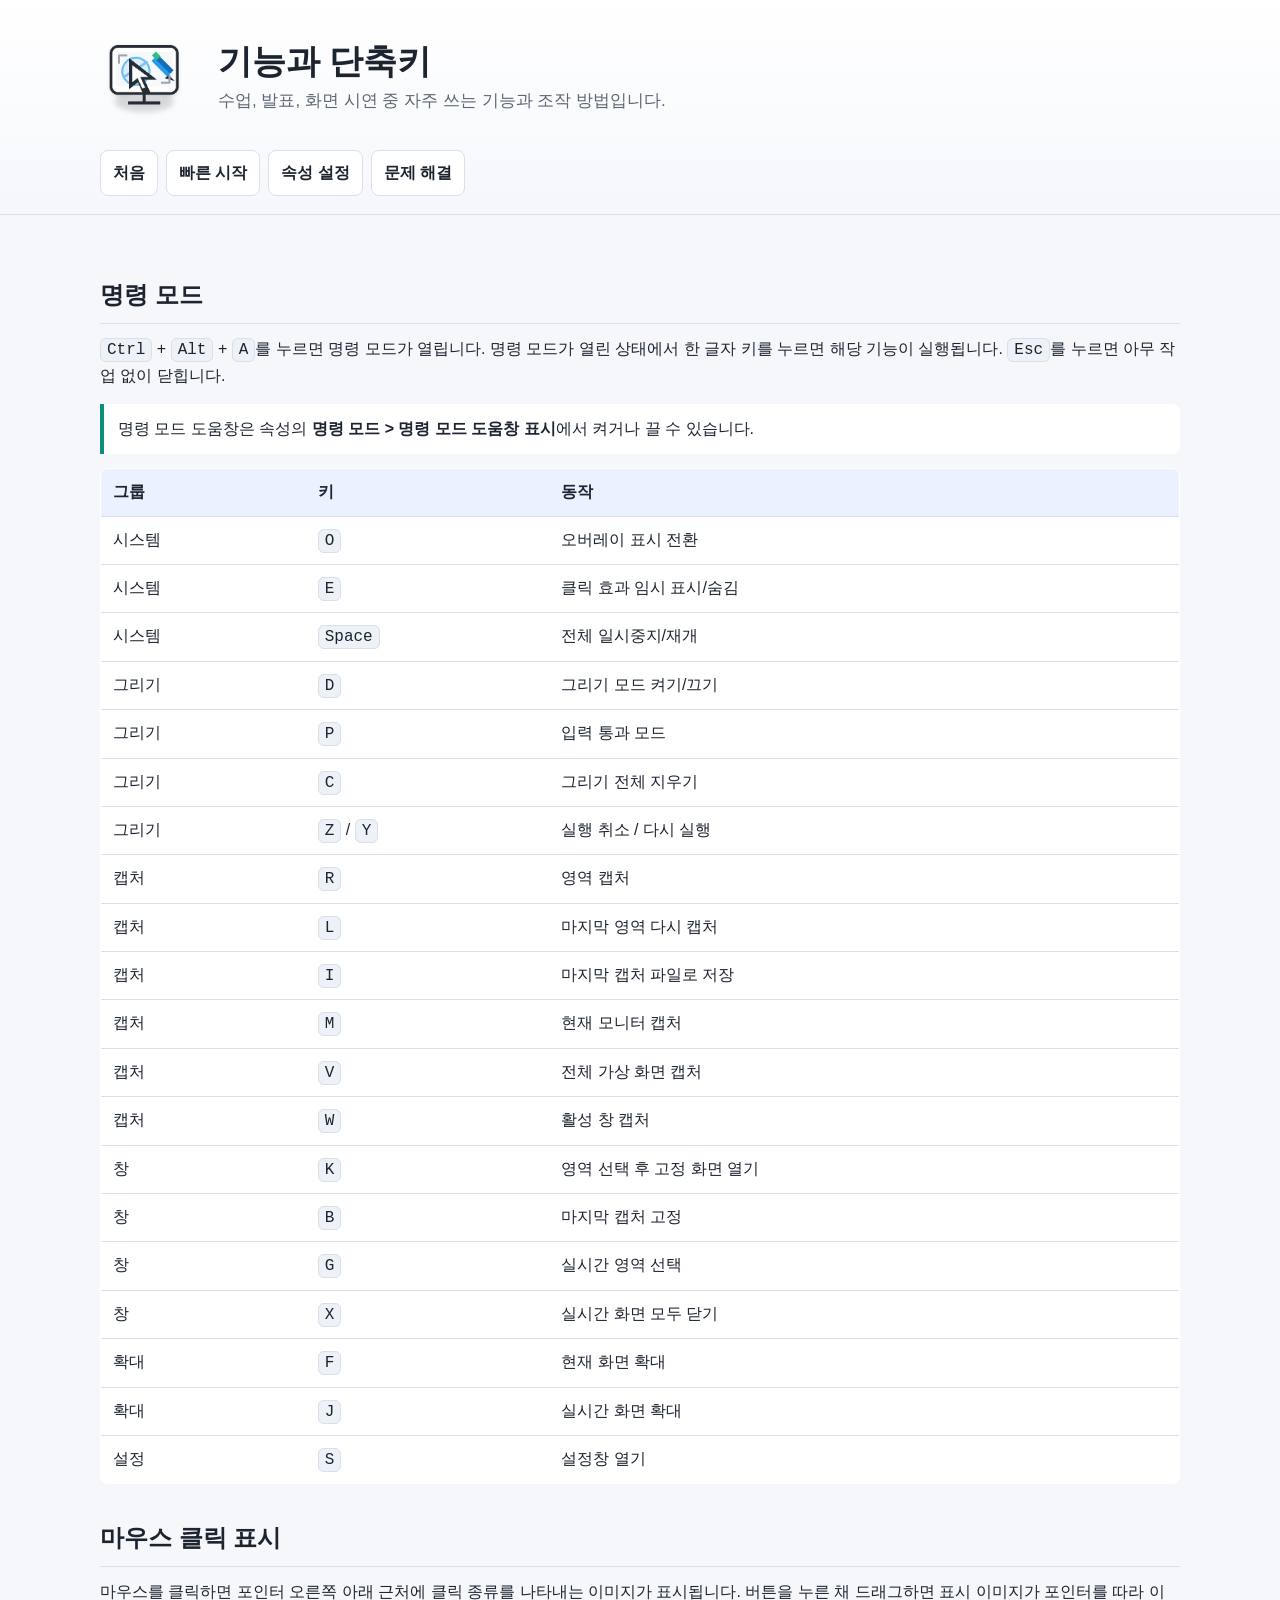
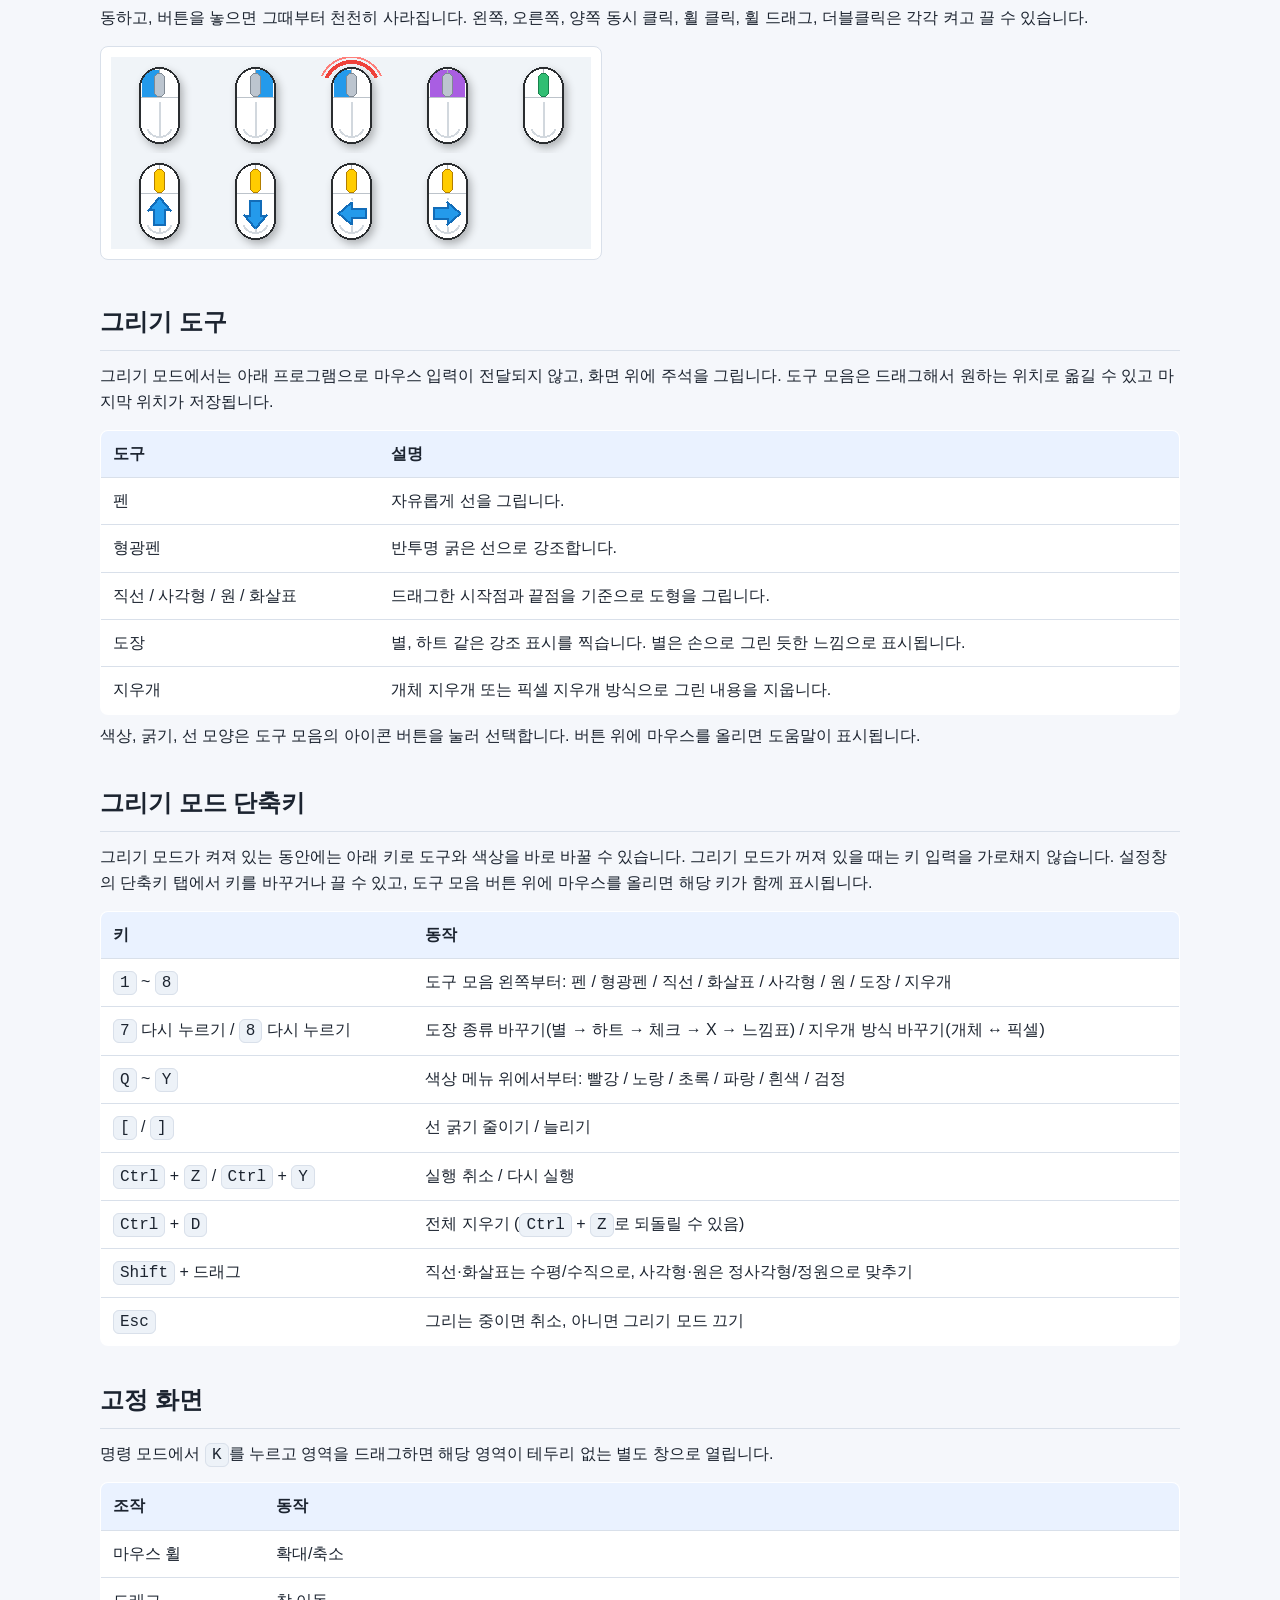
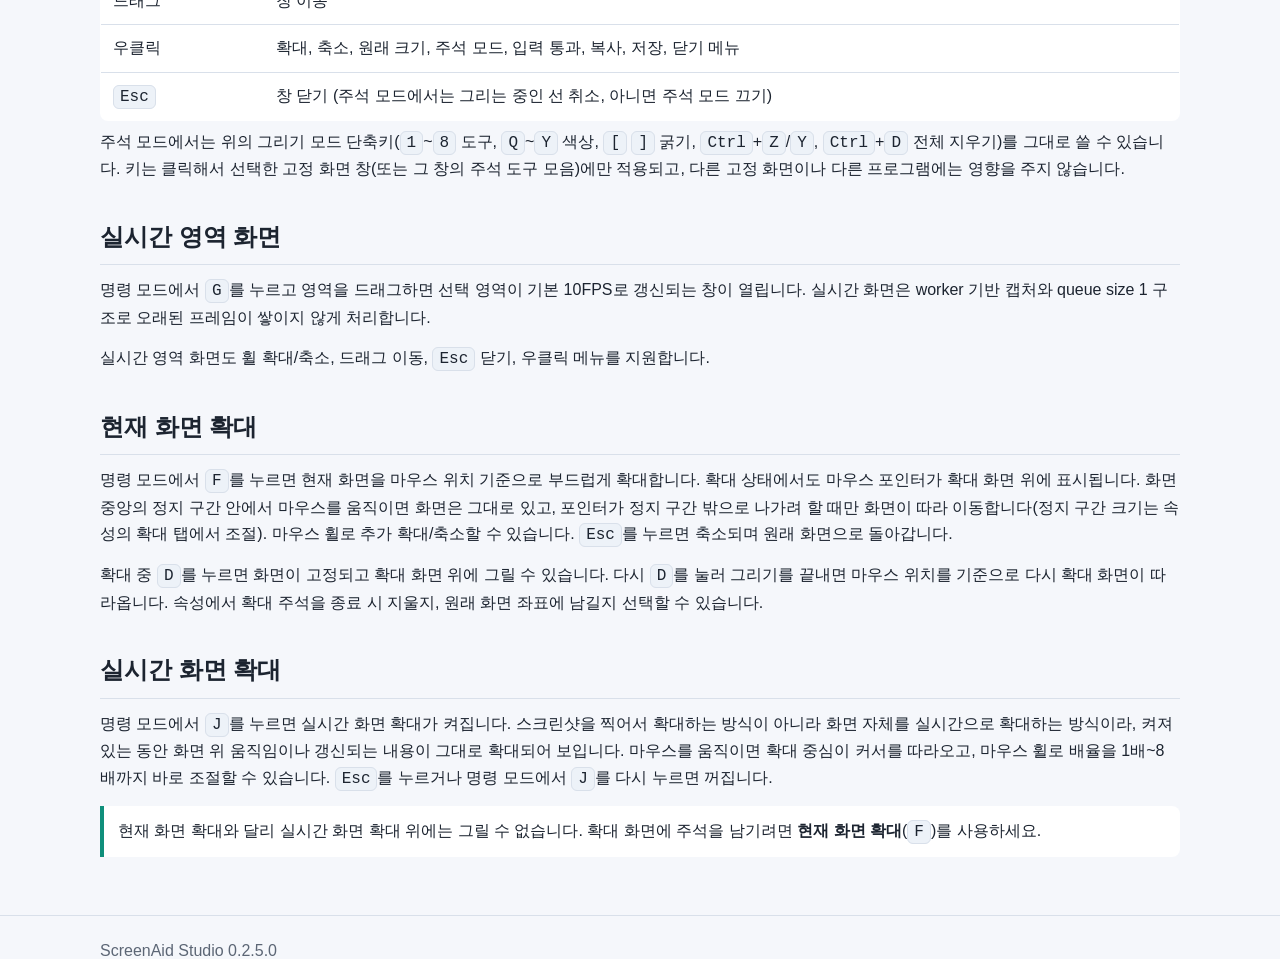
<file: docs/manual_features_shortcuts.html>
<!doctype html>
<html lang="ko">
<head>
  <meta charset="utf-8">
  <meta name="viewport" content="width=device-width, initial-scale=1">
  <title>기능과 단축키 - ScreenAid Studio</title>
  <link rel="stylesheet" href="manual.css">
</head>
<body>
  <header><div class="shell"><div class="hero"><img src="../resources/tray_icon_preview.png" alt="ScreenAid Studio 아이콘"><div><h1>기능과 단축키</h1><p class="lead">수업, 발표, 화면 시연 중 자주 쓰는 기능과 조작 방법입니다.</p></div></div><nav><a href="user_manual.html">처음</a><a href="manual_quick_start.html">빠른 시작</a><a href="manual_settings.html">속성 설정</a><a href="manual_troubleshooting.html">문제 해결</a></nav></div></header>
  <main class="shell">
    <h2>명령 모드</h2>
    <p><kbd>Ctrl</kbd> + <kbd>Alt</kbd> + <kbd>A</kbd>를 누르면 명령 모드가 열립니다. 명령 모드가 열린 상태에서 한 글자 키를 누르면 해당 기능이 실행됩니다. <kbd>Esc</kbd>를 누르면 아무 작업 없이 닫힙니다.</p>
    <p class="note">명령 모드 도움창은 속성의 <strong>명령 모드 &gt; 명령 모드 도움창 표시</strong>에서 켜거나 끌 수 있습니다.</p>

    <table>
      <thead><tr><th>그룹</th><th>키</th><th>동작</th></tr></thead>
      <tbody>
        <tr><td>시스템</td><td><kbd>O</kbd></td><td>오버레이 표시 전환</td></tr>
        <tr><td>시스템</td><td><kbd>E</kbd></td><td>클릭 효과 임시 표시/숨김</td></tr>
        <tr><td>시스템</td><td><kbd>Space</kbd></td><td>전체 일시중지/재개</td></tr>
        <tr><td>그리기</td><td><kbd>D</kbd></td><td>그리기 모드 켜기/끄기</td></tr>
        <tr><td>그리기</td><td><kbd>P</kbd></td><td>입력 통과 모드</td></tr>
        <tr><td>그리기</td><td><kbd>C</kbd></td><td>그리기 전체 지우기</td></tr>
        <tr><td>그리기</td><td><kbd>Z</kbd> / <kbd>Y</kbd></td><td>실행 취소 / 다시 실행</td></tr>
        <tr><td>캡처</td><td><kbd>R</kbd></td><td>영역 캡처</td></tr>
        <tr><td>캡처</td><td><kbd>L</kbd></td><td>마지막 영역 다시 캡처</td></tr>
        <tr><td>캡처</td><td><kbd>I</kbd></td><td>마지막 캡처 파일로 저장</td></tr>
        <tr><td>캡처</td><td><kbd>M</kbd></td><td>현재 모니터 캡처</td></tr>
        <tr><td>캡처</td><td><kbd>V</kbd></td><td>전체 가상 화면 캡처</td></tr>
        <tr><td>캡처</td><td><kbd>W</kbd></td><td>활성 창 캡처</td></tr>
        <tr><td>창</td><td><kbd>K</kbd></td><td>영역 선택 후 고정 화면 열기</td></tr>
        <tr><td>창</td><td><kbd>B</kbd></td><td>마지막 캡처 고정</td></tr>
        <tr><td>창</td><td><kbd>G</kbd></td><td>실시간 영역 선택</td></tr>
        <tr><td>창</td><td><kbd>X</kbd></td><td>실시간 화면 모두 닫기</td></tr>
        <tr><td>확대</td><td><kbd>F</kbd></td><td>현재 화면 확대</td></tr>
        <tr><td>확대</td><td><kbd>J</kbd></td><td>실시간 화면 확대</td></tr>
        <tr><td>설정</td><td><kbd>S</kbd></td><td>설정창 열기</td></tr>
      </tbody>
    </table>

    <h2>마우스 클릭 표시</h2>
    <p>마우스를 클릭하면 포인터 오른쪽 아래 근처에 클릭 종류를 나타내는 이미지가 표시됩니다. 버튼을 누른 채 드래그하면 표시 이미지가 포인터를 따라 이동하고, 버튼을 놓으면 그때부터 천천히 사라집니다. 왼쪽, 오른쪽, 양쪽 동시 클릭, 휠 클릭, 휠 드래그, 더블클릭은 각각 켜고 끌 수 있습니다.</p>
    <p><img class="preview" src="../resources/click_indicators/preview.png" alt="클릭 표시 이미지 미리보기"></p>

    <h2>그리기 도구</h2>
    <p>그리기 모드에서는 아래 프로그램으로 마우스 입력이 전달되지 않고, 화면 위에 주석을 그립니다. 도구 모음은 드래그해서 원하는 위치로 옮길 수 있고 마지막 위치가 저장됩니다.</p>
    <table>
      <thead><tr><th>도구</th><th>설명</th></tr></thead>
      <tbody>
        <tr><td>펜</td><td>자유롭게 선을 그립니다.</td></tr>
        <tr><td>형광펜</td><td>반투명 굵은 선으로 강조합니다.</td></tr>
        <tr><td>직선 / 사각형 / 원 / 화살표</td><td>드래그한 시작점과 끝점을 기준으로 도형을 그립니다.</td></tr>
        <tr><td>도장</td><td>별, 하트 같은 강조 표시를 찍습니다. 별은 손으로 그린 듯한 느낌으로 표시됩니다.</td></tr>
        <tr><td>지우개</td><td>개체 지우개 또는 픽셀 지우개 방식으로 그린 내용을 지웁니다.</td></tr>
      </tbody>
    </table>
    <p>색상, 굵기, 선 모양은 도구 모음의 아이콘 버튼을 눌러 선택합니다. 버튼 위에 마우스를 올리면 도움말이 표시됩니다.</p>

    <h2>그리기 모드 단축키</h2>
    <p>그리기 모드가 켜져 있는 동안에는 아래 키로 도구와 색상을 바로 바꿀 수 있습니다. 그리기 모드가 꺼져 있을 때는 키 입력을 가로채지 않습니다. 설정창의 단축키 탭에서 키를 바꾸거나 끌 수 있고, 도구 모음 버튼 위에 마우스를 올리면 해당 키가 함께 표시됩니다.</p>
    <table>
      <thead><tr><th>키</th><th>동작</th></tr></thead>
      <tbody>
        <tr><td><kbd>1</kbd> ~ <kbd>8</kbd></td><td>도구 모음 왼쪽부터: 펜 / 형광펜 / 직선 / 화살표 / 사각형 / 원 / 도장 / 지우개</td></tr>
        <tr><td><kbd>7</kbd> 다시 누르기 / <kbd>8</kbd> 다시 누르기</td><td>도장 종류 바꾸기(별 → 하트 → 체크 → X → 느낌표) / 지우개 방식 바꾸기(개체 ↔ 픽셀)</td></tr>
        <tr><td><kbd>Q</kbd> ~ <kbd>Y</kbd></td><td>색상 메뉴 위에서부터: 빨강 / 노랑 / 초록 / 파랑 / 흰색 / 검정</td></tr>
        <tr><td><kbd>[</kbd> / <kbd>]</kbd></td><td>선 굵기 줄이기 / 늘리기</td></tr>
        <tr><td><kbd>Ctrl</kbd> + <kbd>Z</kbd> / <kbd>Ctrl</kbd> + <kbd>Y</kbd></td><td>실행 취소 / 다시 실행</td></tr>
        <tr><td><kbd>Ctrl</kbd> + <kbd>D</kbd></td><td>전체 지우기 (<kbd>Ctrl</kbd> + <kbd>Z</kbd>로 되돌릴 수 있음)</td></tr>
        <tr><td><kbd>Shift</kbd> + 드래그</td><td>직선·화살표는 수평/수직으로, 사각형·원은 정사각형/정원으로 맞추기</td></tr>
        <tr><td><kbd>Esc</kbd></td><td>그리는 중이면 취소, 아니면 그리기 모드 끄기</td></tr>
      </tbody>
    </table>

    <h2>고정 화면</h2>
    <p>명령 모드에서 <kbd>K</kbd>를 누르고 영역을 드래그하면 해당 영역이 테두리 없는 별도 창으로 열립니다.</p>
    <table>
      <thead><tr><th>조작</th><th>동작</th></tr></thead>
      <tbody>
        <tr><td>마우스 휠</td><td>확대/축소</td></tr>
        <tr><td>드래그</td><td>창 이동</td></tr>
        <tr><td>우클릭</td><td>확대, 축소, 원래 크기, 주석 모드, 입력 통과, 복사, 저장, 닫기 메뉴</td></tr>
        <tr><td><kbd>Esc</kbd></td><td>창 닫기 (주석 모드에서는 그리는 중인 선 취소, 아니면 주석 모드 끄기)</td></tr>
      </tbody>
    </table>
    <p>주석 모드에서는 위의 그리기 모드 단축키(<kbd>1</kbd>~<kbd>8</kbd> 도구, <kbd>Q</kbd>~<kbd>Y</kbd> 색상, <kbd>[</kbd> <kbd>]</kbd> 굵기, <kbd>Ctrl</kbd>+<kbd>Z</kbd>/<kbd>Y</kbd>, <kbd>Ctrl</kbd>+<kbd>D</kbd> 전체 지우기)를 그대로 쓸 수 있습니다. 키는 클릭해서 선택한 고정 화면 창(또는 그 창의 주석 도구 모음)에만 적용되고, 다른 고정 화면이나 다른 프로그램에는 영향을 주지 않습니다.</p>

    <h2>실시간 영역 화면</h2>
    <p>명령 모드에서 <kbd>G</kbd>를 누르고 영역을 드래그하면 선택 영역이 기본 10FPS로 갱신되는 창이 열립니다. 실시간 화면은 worker 기반 캡처와 queue size 1 구조로 오래된 프레임이 쌓이지 않게 처리합니다.</p>
    <p>실시간 영역 화면도 휠 확대/축소, 드래그 이동, <kbd>Esc</kbd> 닫기, 우클릭 메뉴를 지원합니다.</p>

    <h2>현재 화면 확대</h2>
    <p>명령 모드에서 <kbd>F</kbd>를 누르면 현재 화면을 마우스 위치 기준으로 부드럽게 확대합니다. 확대 상태에서도 마우스 포인터가 확대 화면 위에 표시됩니다. 화면 중앙의 정지 구간 안에서 마우스를 움직이면 화면은 그대로 있고, 포인터가 정지 구간 밖으로 나가려 할 때만 화면이 따라 이동합니다(정지 구간 크기는 속성의 확대 탭에서 조절). 마우스 휠로 추가 확대/축소할 수 있습니다. <kbd>Esc</kbd>를 누르면 축소되며 원래 화면으로 돌아갑니다.</p>
    <p>확대 중 <kbd>D</kbd>를 누르면 화면이 고정되고 확대 화면 위에 그릴 수 있습니다. 다시 <kbd>D</kbd>를 눌러 그리기를 끝내면 마우스 위치를 기준으로 다시 확대 화면이 따라옵니다. 속성에서 확대 주석을 종료 시 지울지, 원래 화면 좌표에 남길지 선택할 수 있습니다.</p>

    <h2>실시간 화면 확대</h2>
    <p>명령 모드에서 <kbd>J</kbd>를 누르면 실시간 화면 확대가 켜집니다. 스크린샷을 찍어서 확대하는 방식이 아니라 화면 자체를 실시간으로 확대하는 방식이라, 켜져 있는 동안 화면 위 움직임이나 갱신되는 내용이 그대로 확대되어 보입니다. 마우스를 움직이면 확대 중심이 커서를 따라오고, 마우스 휠로 배율을 1배~8배까지 바로 조절할 수 있습니다. <kbd>Esc</kbd>를 누르거나 명령 모드에서 <kbd>J</kbd>를 다시 누르면 꺼집니다.</p>
    <p class="note">현재 화면 확대와 달리 실시간 화면 확대 위에는 그릴 수 없습니다. 확대 화면에 주석을 남기려면 <strong>현재 화면 확대</strong>(<kbd>F</kbd>)를 사용하세요.</p>
  </main>
  <footer><div class="shell">ScreenAid Studio 0.2.5.0</div></footer>
</body>
</html>
</file>
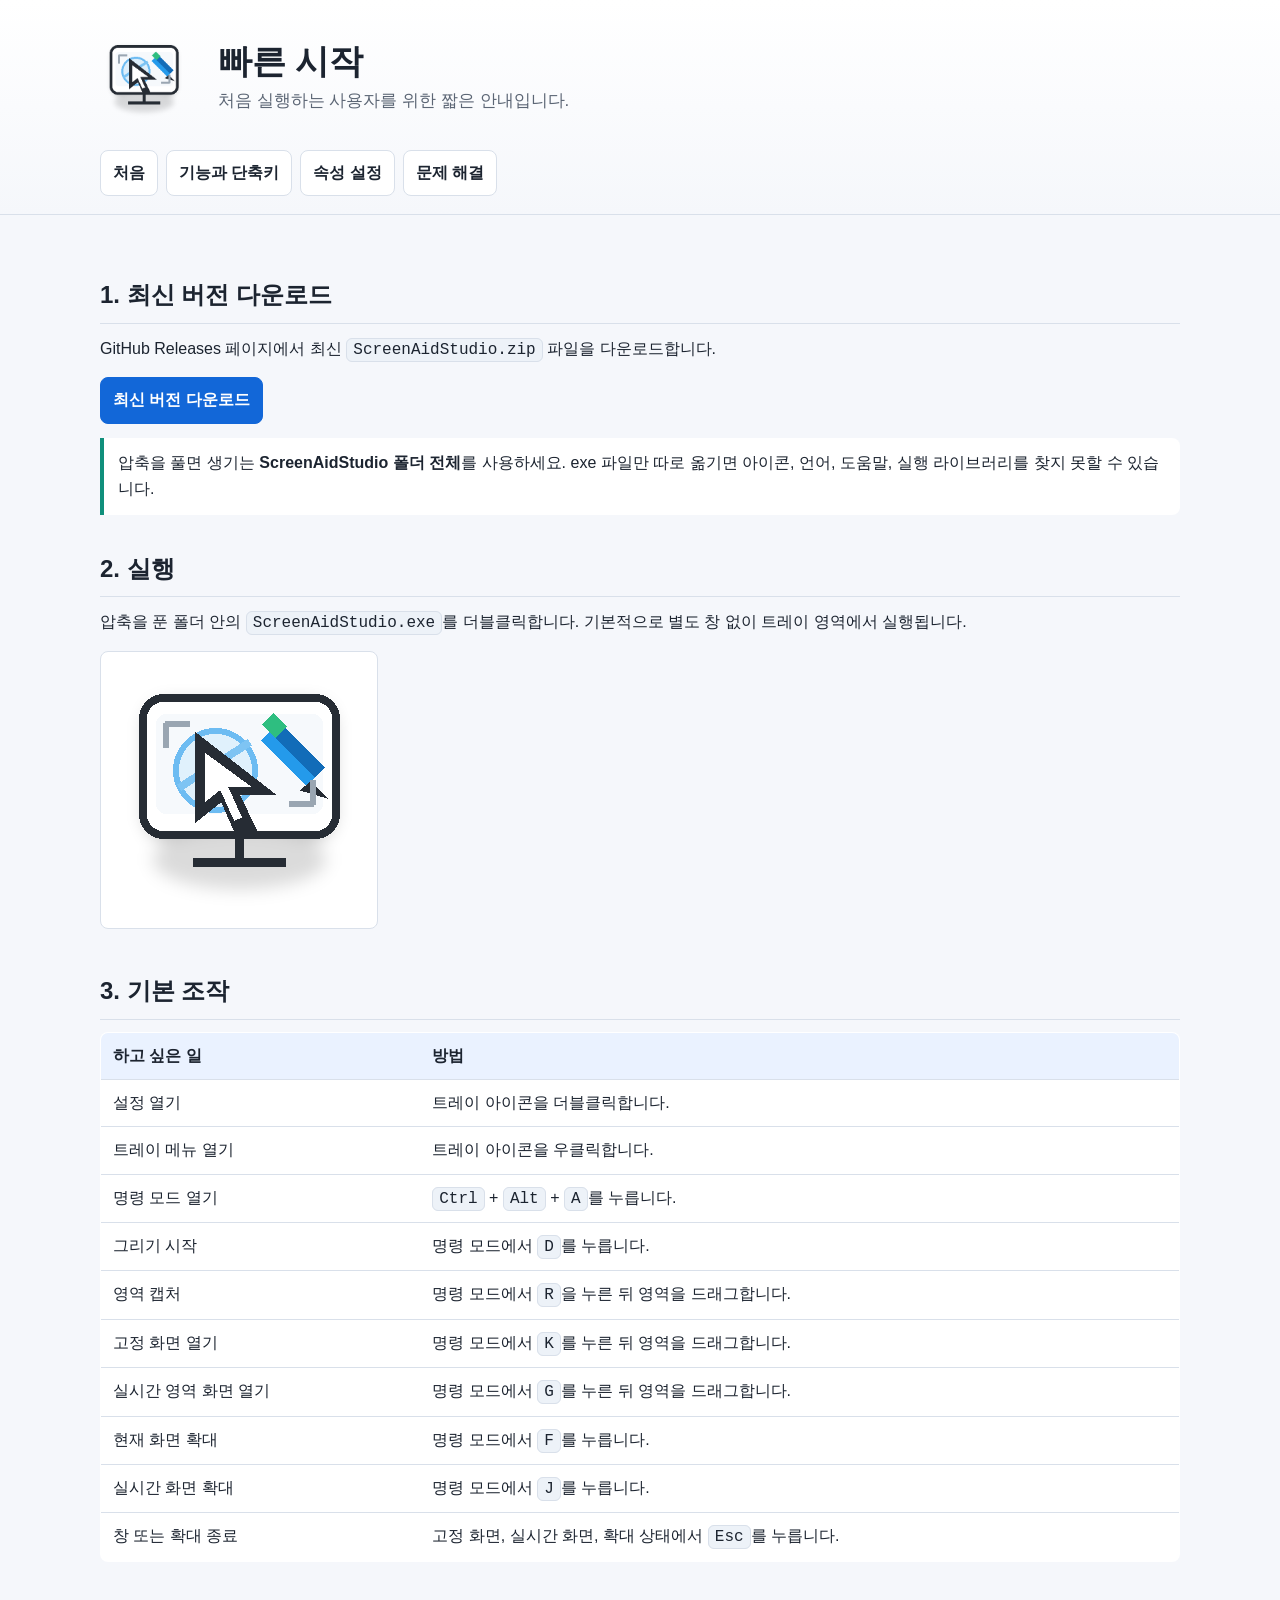
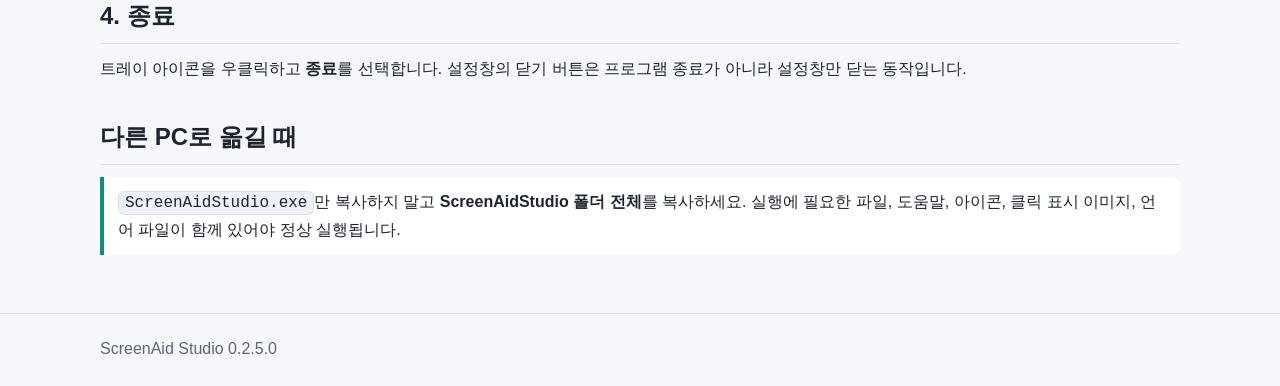
<file: docs/manual_quick_start.html>
<!doctype html>
<html lang="ko">
<head>
  <meta charset="utf-8">
  <meta name="viewport" content="width=device-width, initial-scale=1">
  <title>빠른 시작 - ScreenAid Studio</title>
  <link rel="stylesheet" href="manual.css">
</head>
<body>
  <header><div class="shell"><div class="hero"><img src="../resources/tray_icon_preview.png" alt="ScreenAid Studio 아이콘"><div><h1>빠른 시작</h1><p class="lead">처음 실행하는 사용자를 위한 짧은 안내입니다.</p></div></div><nav><a href="user_manual.html">처음</a><a href="manual_features_shortcuts.html">기능과 단축키</a><a href="manual_settings.html">속성 설정</a><a href="manual_troubleshooting.html">문제 해결</a></nav></div></header>
  <main class="shell">
    <h2>1. 최신 버전 다운로드</h2>
    <p>GitHub Releases 페이지에서 최신 <code>ScreenAidStudio.zip</code> 파일을 다운로드합니다.</p>
    <p><a class="button primary" href="https://github.com/junossam/ScreenAid_Studio/releases">최신 버전 다운로드</a></p>
    <p class="note">압축을 풀면 생기는 <strong>ScreenAidStudio 폴더 전체</strong>를 사용하세요. exe 파일만 따로 옮기면 아이콘, 언어, 도움말, 실행 라이브러리를 찾지 못할 수 있습니다.</p>

    <h2>2. 실행</h2>
    <p>압축을 푼 폴더 안의 <code>ScreenAidStudio.exe</code>를 더블클릭합니다. 기본적으로 별도 창 없이 트레이 영역에서 실행됩니다.</p>
    <p><img class="preview" src="../resources/tray_icon_preview.png" alt="트레이 아이콘 미리보기"></p>

    <h2>3. 기본 조작</h2>
    <table>
      <thead><tr><th>하고 싶은 일</th><th>방법</th></tr></thead>
      <tbody>
        <tr><td>설정 열기</td><td>트레이 아이콘을 더블클릭합니다.</td></tr>
        <tr><td>트레이 메뉴 열기</td><td>트레이 아이콘을 우클릭합니다.</td></tr>
        <tr><td>명령 모드 열기</td><td><kbd>Ctrl</kbd> + <kbd>Alt</kbd> + <kbd>A</kbd>를 누릅니다.</td></tr>
        <tr><td>그리기 시작</td><td>명령 모드에서 <kbd>D</kbd>를 누릅니다.</td></tr>
        <tr><td>영역 캡처</td><td>명령 모드에서 <kbd>R</kbd>을 누른 뒤 영역을 드래그합니다.</td></tr>
        <tr><td>고정 화면 열기</td><td>명령 모드에서 <kbd>K</kbd>를 누른 뒤 영역을 드래그합니다.</td></tr>
        <tr><td>실시간 영역 화면 열기</td><td>명령 모드에서 <kbd>G</kbd>를 누른 뒤 영역을 드래그합니다.</td></tr>
        <tr><td>현재 화면 확대</td><td>명령 모드에서 <kbd>F</kbd>를 누릅니다.</td></tr>
        <tr><td>실시간 화면 확대</td><td>명령 모드에서 <kbd>J</kbd>를 누릅니다.</td></tr>
        <tr><td>창 또는 확대 종료</td><td>고정 화면, 실시간 화면, 확대 상태에서 <kbd>Esc</kbd>를 누릅니다.</td></tr>
      </tbody>
    </table>

    <h2>4. 종료</h2>
    <p>트레이 아이콘을 우클릭하고 <strong>종료</strong>를 선택합니다. 설정창의 닫기 버튼은 프로그램 종료가 아니라 설정창만 닫는 동작입니다.</p>

    <h2>다른 PC로 옮길 때</h2>
    <p class="note"><code>ScreenAidStudio.exe</code>만 복사하지 말고 <strong>ScreenAidStudio 폴더 전체</strong>를 복사하세요. 실행에 필요한 파일, 도움말, 아이콘, 클릭 표시 이미지, 언어 파일이 함께 있어야 정상 실행됩니다.</p>
  </main>
  <footer><div class="shell">ScreenAid Studio 0.2.5.0</div></footer>
</body>
</html>
</file>
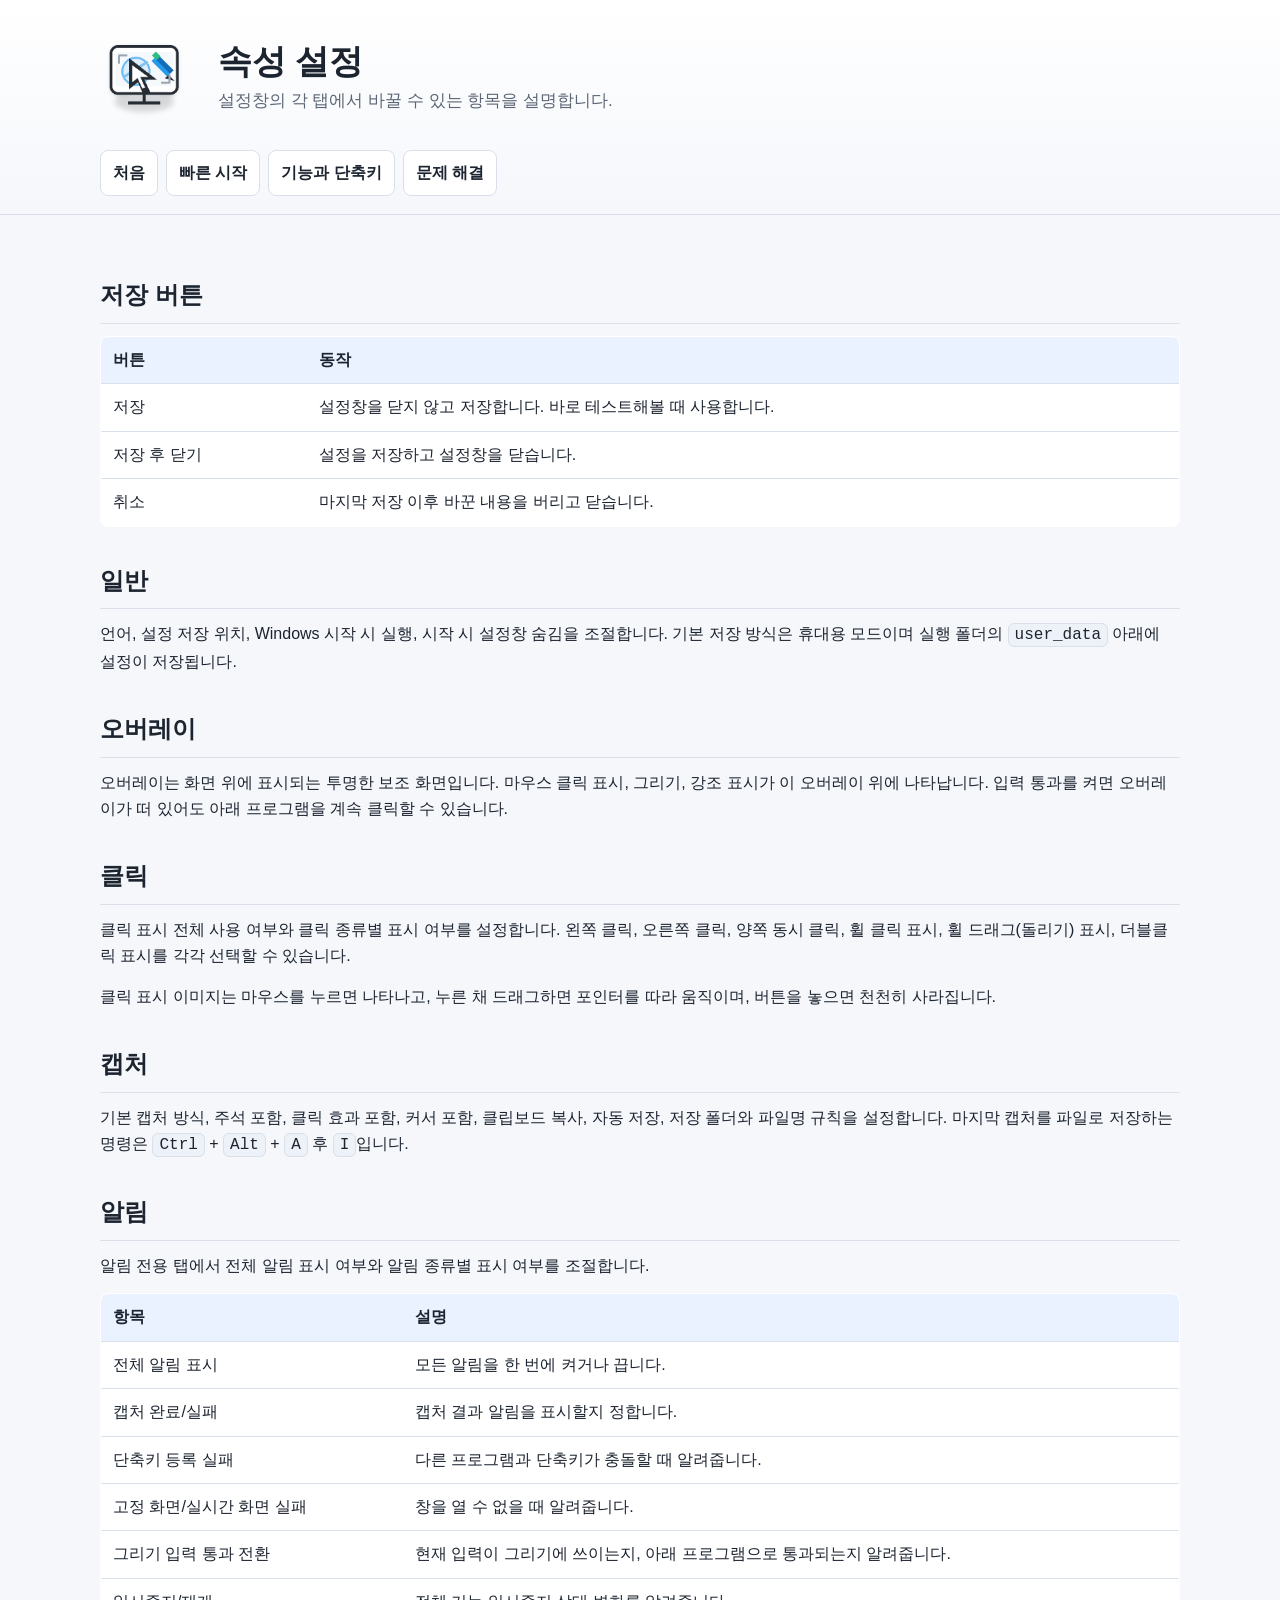
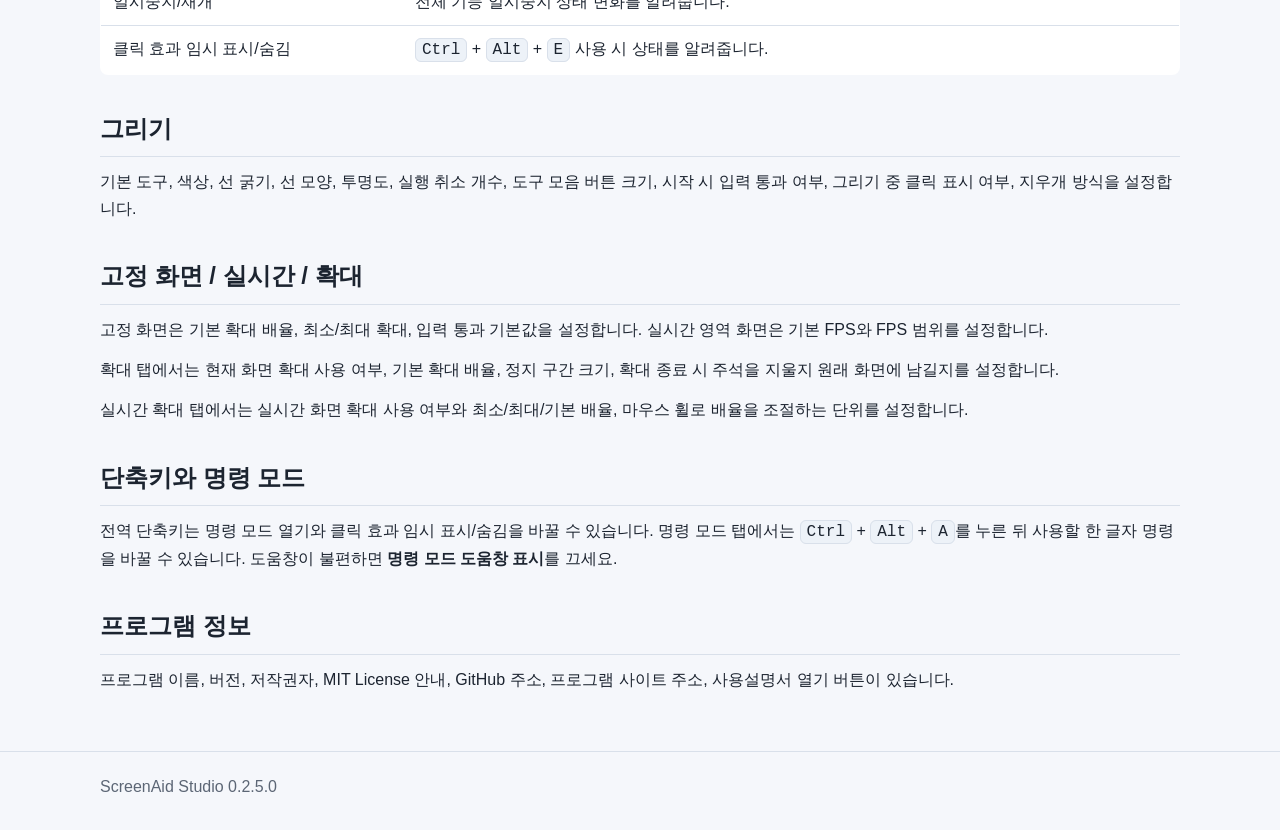
<file: docs/manual_settings.html>
<!doctype html>
<html lang="ko">
<head>
  <meta charset="utf-8">
  <meta name="viewport" content="width=device-width, initial-scale=1">
  <title>속성 설정 - ScreenAid Studio</title>
  <link rel="stylesheet" href="manual.css">
</head>
<body>
  <header><div class="shell"><div class="hero"><img src="../resources/tray_icon_preview.png" alt="ScreenAid Studio 아이콘"><div><h1>속성 설정</h1><p class="lead">설정창의 각 탭에서 바꿀 수 있는 항목을 설명합니다.</p></div></div><nav><a href="user_manual.html">처음</a><a href="manual_quick_start.html">빠른 시작</a><a href="manual_features_shortcuts.html">기능과 단축키</a><a href="manual_troubleshooting.html">문제 해결</a></nav></div></header>
  <main class="shell">
    <h2>저장 버튼</h2>
    <table>
      <thead><tr><th>버튼</th><th>동작</th></tr></thead>
      <tbody>
        <tr><td>저장</td><td>설정창을 닫지 않고 저장합니다. 바로 테스트해볼 때 사용합니다.</td></tr>
        <tr><td>저장 후 닫기</td><td>설정을 저장하고 설정창을 닫습니다.</td></tr>
        <tr><td>취소</td><td>마지막 저장 이후 바꾼 내용을 버리고 닫습니다.</td></tr>
      </tbody>
    </table>

    <h2>일반</h2>
    <p>언어, 설정 저장 위치, Windows 시작 시 실행, 시작 시 설정창 숨김을 조절합니다. 기본 저장 방식은 휴대용 모드이며 실행 폴더의 <code>user_data</code> 아래에 설정이 저장됩니다.</p>

    <h2>오버레이</h2>
    <p>오버레이는 화면 위에 표시되는 투명한 보조 화면입니다. 마우스 클릭 표시, 그리기, 강조 표시가 이 오버레이 위에 나타납니다. 입력 통과를 켜면 오버레이가 떠 있어도 아래 프로그램을 계속 클릭할 수 있습니다.</p>

    <h2>클릭</h2>
    <p>클릭 표시 전체 사용 여부와 클릭 종류별 표시 여부를 설정합니다. 왼쪽 클릭, 오른쪽 클릭, 양쪽 동시 클릭, 휠 클릭 표시, 휠 드래그(돌리기) 표시, 더블클릭 표시를 각각 선택할 수 있습니다.</p>
    <p>클릭 표시 이미지는 마우스를 누르면 나타나고, 누른 채 드래그하면 포인터를 따라 움직이며, 버튼을 놓으면 천천히 사라집니다.</p>

    <h2>캡처</h2>
    <p>기본 캡처 방식, 주석 포함, 클릭 효과 포함, 커서 포함, 클립보드 복사, 자동 저장, 저장 폴더와 파일명 규칙을 설정합니다. 마지막 캡처를 파일로 저장하는 명령은 <kbd>Ctrl</kbd> + <kbd>Alt</kbd> + <kbd>A</kbd> 후 <kbd>I</kbd>입니다.</p>

    <h2>알림</h2>
    <p>알림 전용 탭에서 전체 알림 표시 여부와 알림 종류별 표시 여부를 조절합니다.</p>
    <table>
      <thead><tr><th>항목</th><th>설명</th></tr></thead>
      <tbody>
        <tr><td>전체 알림 표시</td><td>모든 알림을 한 번에 켜거나 끕니다.</td></tr>
        <tr><td>캡처 완료/실패</td><td>캡처 결과 알림을 표시할지 정합니다.</td></tr>
        <tr><td>단축키 등록 실패</td><td>다른 프로그램과 단축키가 충돌할 때 알려줍니다.</td></tr>
        <tr><td>고정 화면/실시간 화면 실패</td><td>창을 열 수 없을 때 알려줍니다.</td></tr>
        <tr><td>그리기 입력 통과 전환</td><td>현재 입력이 그리기에 쓰이는지, 아래 프로그램으로 통과되는지 알려줍니다.</td></tr>
        <tr><td>일시중지/재개</td><td>전체 기능 일시중지 상태 변화를 알려줍니다.</td></tr>
        <tr><td>클릭 효과 임시 표시/숨김</td><td><kbd>Ctrl</kbd> + <kbd>Alt</kbd> + <kbd>E</kbd> 사용 시 상태를 알려줍니다.</td></tr>
      </tbody>
    </table>

    <h2>그리기</h2>
    <p>기본 도구, 색상, 선 굵기, 선 모양, 투명도, 실행 취소 개수, 도구 모음 버튼 크기, 시작 시 입력 통과 여부, 그리기 중 클릭 표시 여부, 지우개 방식을 설정합니다.</p>

    <h2>고정 화면 / 실시간 / 확대</h2>
    <p>고정 화면은 기본 확대 배율, 최소/최대 확대, 입력 통과 기본값을 설정합니다. 실시간 영역 화면은 기본 FPS와 FPS 범위를 설정합니다.</p>
    <p>확대 탭에서는 현재 화면 확대 사용 여부, 기본 확대 배율, 정지 구간 크기, 확대 종료 시 주석을 지울지 원래 화면에 남길지를 설정합니다.</p>
    <p>실시간 확대 탭에서는 실시간 화면 확대 사용 여부와 최소/최대/기본 배율, 마우스 휠로 배율을 조절하는 단위를 설정합니다.</p>

    <h2>단축키와 명령 모드</h2>
    <p>전역 단축키는 명령 모드 열기와 클릭 효과 임시 표시/숨김을 바꿀 수 있습니다. 명령 모드 탭에서는 <kbd>Ctrl</kbd> + <kbd>Alt</kbd> + <kbd>A</kbd>를 누른 뒤 사용할 한 글자 명령을 바꿀 수 있습니다. 도움창이 불편하면 <strong>명령 모드 도움창 표시</strong>를 끄세요.</p>

    <h2>프로그램 정보</h2>
    <p>프로그램 이름, 버전, 저작권자, MIT License 안내, GitHub 주소, 프로그램 사이트 주소, 사용설명서 열기 버튼이 있습니다.</p>
  </main>
  <footer><div class="shell">ScreenAid Studio 0.2.5.0</div></footer>
</body>
</html>
</file>
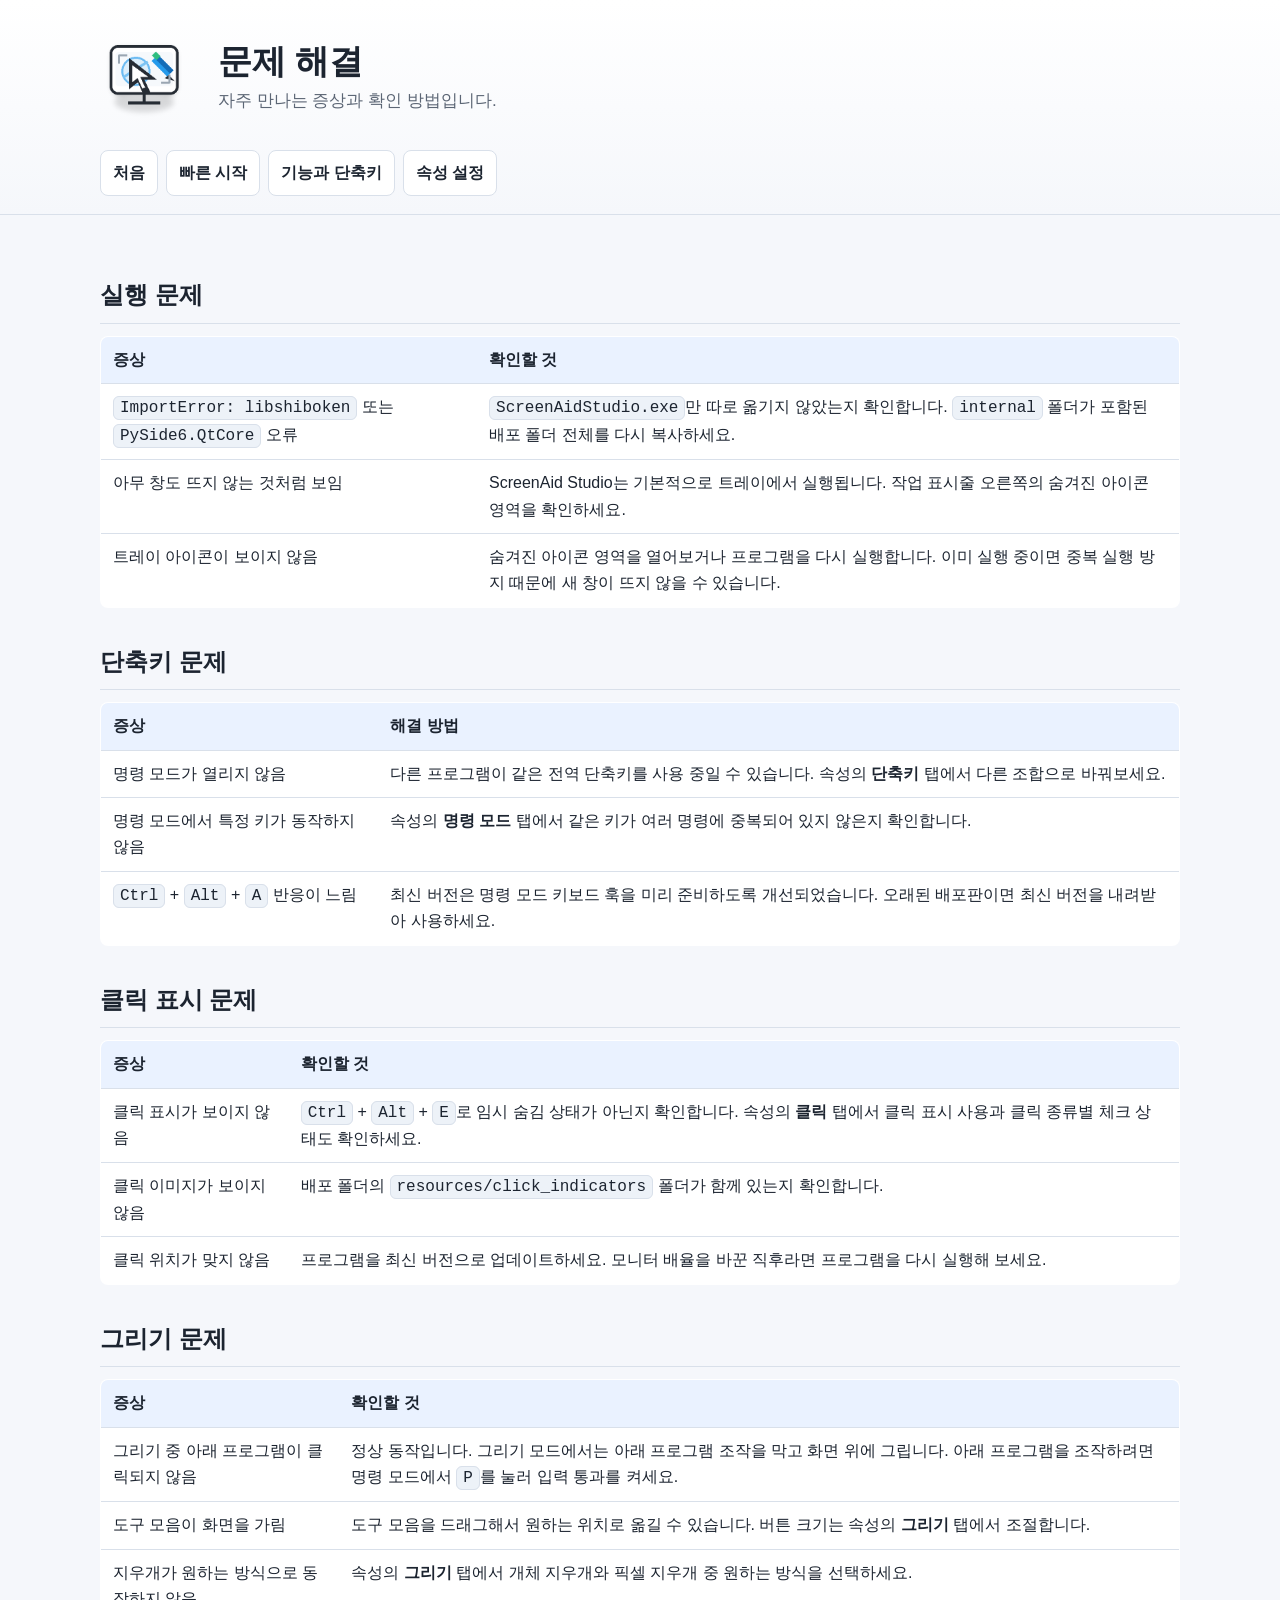
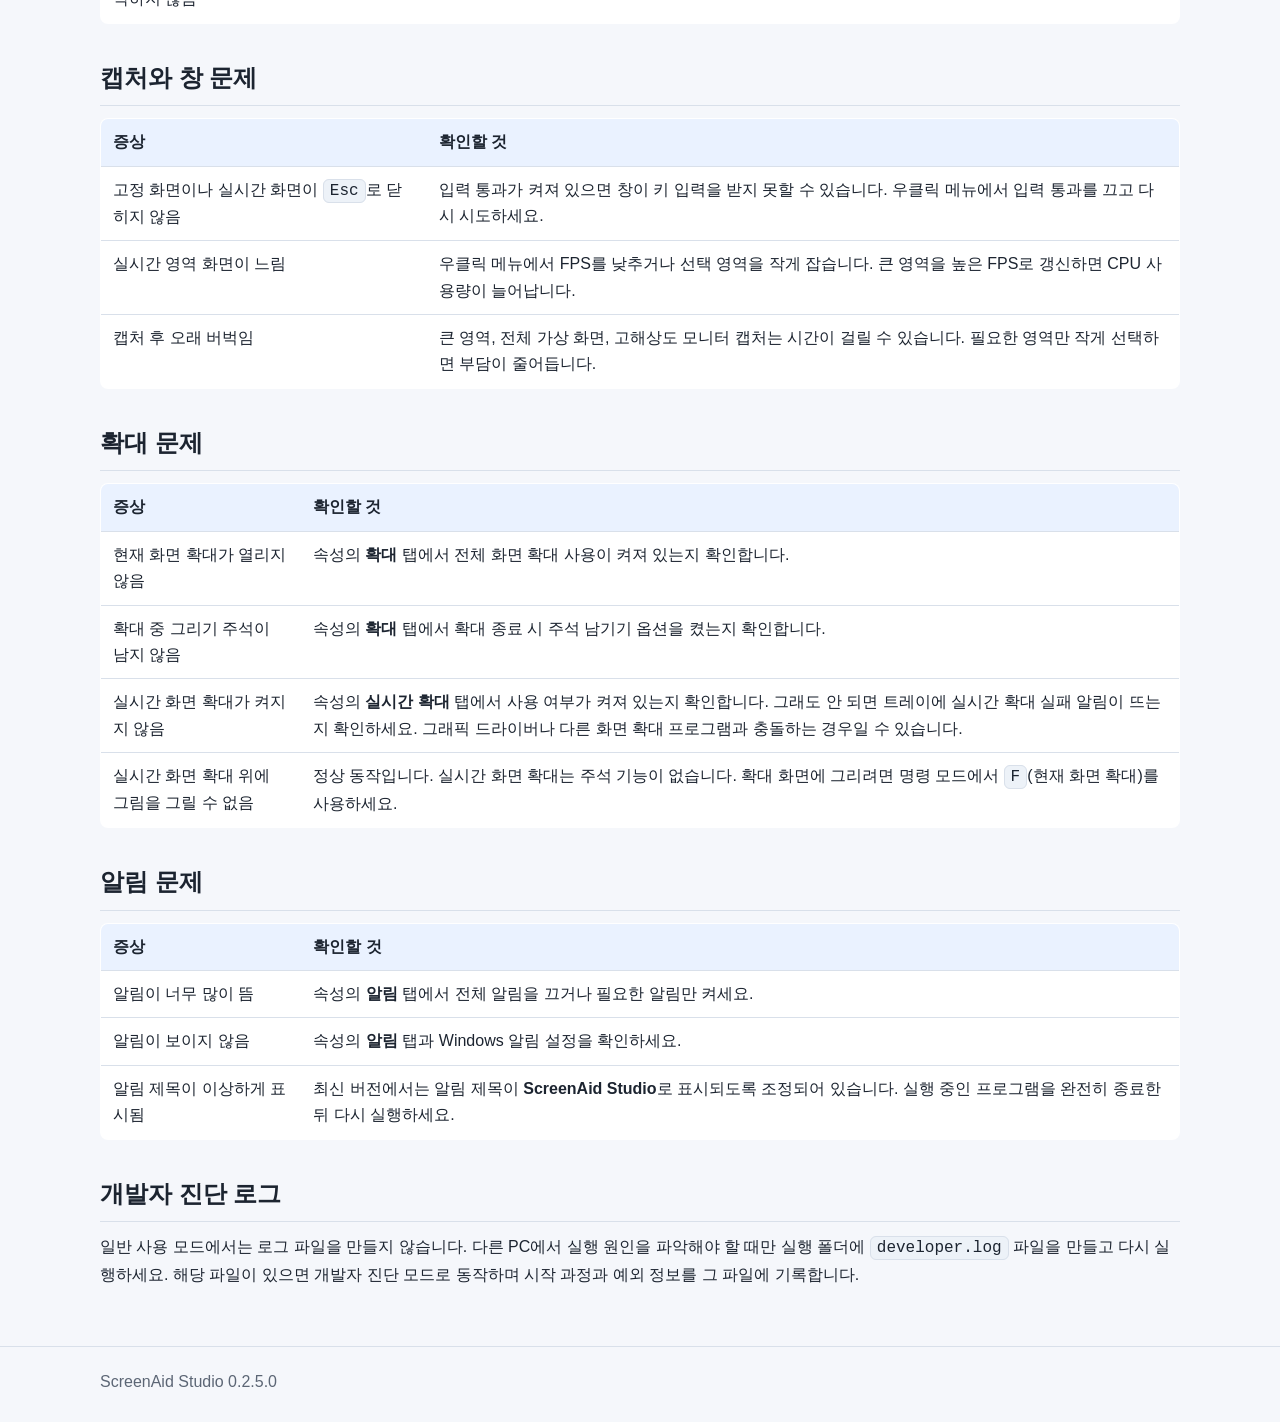
<file: docs/manual_troubleshooting.html>
<!doctype html>
<html lang="ko">
<head>
  <meta charset="utf-8">
  <meta name="viewport" content="width=device-width, initial-scale=1">
  <title>문제 해결 - ScreenAid Studio</title>
  <link rel="stylesheet" href="manual.css">
</head>
<body>
  <header><div class="shell"><div class="hero"><img src="../resources/tray_icon_preview.png" alt="ScreenAid Studio 아이콘"><div><h1>문제 해결</h1><p class="lead">자주 만나는 증상과 확인 방법입니다.</p></div></div><nav><a href="user_manual.html">처음</a><a href="manual_quick_start.html">빠른 시작</a><a href="manual_features_shortcuts.html">기능과 단축키</a><a href="manual_settings.html">속성 설정</a></nav></div></header>
  <main class="shell">
    <h2>실행 문제</h2>
    <table>
      <thead><tr><th>증상</th><th>확인할 것</th></tr></thead>
      <tbody>
        <tr><td><code>ImportError: libshiboken</code> 또는 <code>PySide6.QtCore</code> 오류</td><td><code>ScreenAidStudio.exe</code>만 따로 옮기지 않았는지 확인합니다. <code>internal</code> 폴더가 포함된 배포 폴더 전체를 다시 복사하세요.</td></tr>
        <tr><td>아무 창도 뜨지 않는 것처럼 보임</td><td>ScreenAid Studio는 기본적으로 트레이에서 실행됩니다. 작업 표시줄 오른쪽의 숨겨진 아이콘 영역을 확인하세요.</td></tr>
        <tr><td>트레이 아이콘이 보이지 않음</td><td>숨겨진 아이콘 영역을 열어보거나 프로그램을 다시 실행합니다. 이미 실행 중이면 중복 실행 방지 때문에 새 창이 뜨지 않을 수 있습니다.</td></tr>
      </tbody>
    </table>

    <h2>단축키 문제</h2>
    <table>
      <thead><tr><th>증상</th><th>해결 방법</th></tr></thead>
      <tbody>
        <tr><td>명령 모드가 열리지 않음</td><td>다른 프로그램이 같은 전역 단축키를 사용 중일 수 있습니다. 속성의 <strong>단축키</strong> 탭에서 다른 조합으로 바꿔보세요.</td></tr>
        <tr><td>명령 모드에서 특정 키가 동작하지 않음</td><td>속성의 <strong>명령 모드</strong> 탭에서 같은 키가 여러 명령에 중복되어 있지 않은지 확인합니다.</td></tr>
        <tr><td><kbd>Ctrl</kbd> + <kbd>Alt</kbd> + <kbd>A</kbd> 반응이 느림</td><td>최신 버전은 명령 모드 키보드 훅을 미리 준비하도록 개선되었습니다. 오래된 배포판이면 최신 버전을 내려받아 사용하세요.</td></tr>
      </tbody>
    </table>

    <h2>클릭 표시 문제</h2>
    <table>
      <thead><tr><th>증상</th><th>확인할 것</th></tr></thead>
      <tbody>
        <tr><td>클릭 표시가 보이지 않음</td><td><kbd>Ctrl</kbd> + <kbd>Alt</kbd> + <kbd>E</kbd>로 임시 숨김 상태가 아닌지 확인합니다. 속성의 <strong>클릭</strong> 탭에서 클릭 표시 사용과 클릭 종류별 체크 상태도 확인하세요.</td></tr>
        <tr><td>클릭 이미지가 보이지 않음</td><td>배포 폴더의 <code>resources/click_indicators</code> 폴더가 함께 있는지 확인합니다.</td></tr>
        <tr><td>클릭 위치가 맞지 않음</td><td>프로그램을 최신 버전으로 업데이트하세요. 모니터 배율을 바꾼 직후라면 프로그램을 다시 실행해 보세요.</td></tr>
      </tbody>
    </table>

    <h2>그리기 문제</h2>
    <table>
      <thead><tr><th>증상</th><th>확인할 것</th></tr></thead>
      <tbody>
        <tr><td>그리기 중 아래 프로그램이 클릭되지 않음</td><td>정상 동작입니다. 그리기 모드에서는 아래 프로그램 조작을 막고 화면 위에 그립니다. 아래 프로그램을 조작하려면 명령 모드에서 <kbd>P</kbd>를 눌러 입력 통과를 켜세요.</td></tr>
        <tr><td>도구 모음이 화면을 가림</td><td>도구 모음을 드래그해서 원하는 위치로 옮길 수 있습니다. 버튼 크기는 속성의 <strong>그리기</strong> 탭에서 조절합니다.</td></tr>
        <tr><td>지우개가 원하는 방식으로 동작하지 않음</td><td>속성의 <strong>그리기</strong> 탭에서 개체 지우개와 픽셀 지우개 중 원하는 방식을 선택하세요.</td></tr>
      </tbody>
    </table>

    <h2>캡처와 창 문제</h2>
    <table>
      <thead><tr><th>증상</th><th>확인할 것</th></tr></thead>
      <tbody>
        <tr><td>고정 화면이나 실시간 화면이 <kbd>Esc</kbd>로 닫히지 않음</td><td>입력 통과가 켜져 있으면 창이 키 입력을 받지 못할 수 있습니다. 우클릭 메뉴에서 입력 통과를 끄고 다시 시도하세요.</td></tr>
        <tr><td>실시간 영역 화면이 느림</td><td>우클릭 메뉴에서 FPS를 낮추거나 선택 영역을 작게 잡습니다. 큰 영역을 높은 FPS로 갱신하면 CPU 사용량이 늘어납니다.</td></tr>
        <tr><td>캡처 후 오래 버벅임</td><td>큰 영역, 전체 가상 화면, 고해상도 모니터 캡처는 시간이 걸릴 수 있습니다. 필요한 영역만 작게 선택하면 부담이 줄어듭니다.</td></tr>
      </tbody>
    </table>

    <h2>확대 문제</h2>
    <table>
      <thead><tr><th>증상</th><th>확인할 것</th></tr></thead>
      <tbody>
        <tr><td>현재 화면 확대가 열리지 않음</td><td>속성의 <strong>확대</strong> 탭에서 전체 화면 확대 사용이 켜져 있는지 확인합니다.</td></tr>
        <tr><td>확대 중 그리기 주석이 남지 않음</td><td>속성의 <strong>확대</strong> 탭에서 확대 종료 시 주석 남기기 옵션을 켰는지 확인합니다.</td></tr>
        <tr><td>실시간 화면 확대가 켜지지 않음</td><td>속성의 <strong>실시간 확대</strong> 탭에서 사용 여부가 켜져 있는지 확인합니다. 그래도 안 되면 트레이에 실시간 확대 실패 알림이 뜨는지 확인하세요. 그래픽 드라이버나 다른 화면 확대 프로그램과 충돌하는 경우일 수 있습니다.</td></tr>
        <tr><td>실시간 화면 확대 위에 그림을 그릴 수 없음</td><td>정상 동작입니다. 실시간 화면 확대는 주석 기능이 없습니다. 확대 화면에 그리려면 명령 모드에서 <kbd>F</kbd>(현재 화면 확대)를 사용하세요.</td></tr>
      </tbody>
    </table>

    <h2>알림 문제</h2>
    <table>
      <thead><tr><th>증상</th><th>확인할 것</th></tr></thead>
      <tbody>
        <tr><td>알림이 너무 많이 뜸</td><td>속성의 <strong>알림</strong> 탭에서 전체 알림을 끄거나 필요한 알림만 켜세요.</td></tr>
        <tr><td>알림이 보이지 않음</td><td>속성의 <strong>알림</strong> 탭과 Windows 알림 설정을 확인하세요.</td></tr>
        <tr><td>알림 제목이 이상하게 표시됨</td><td>최신 버전에서는 알림 제목이 <strong>ScreenAid Studio</strong>로 표시되도록 조정되어 있습니다. 실행 중인 프로그램을 완전히 종료한 뒤 다시 실행하세요.</td></tr>
      </tbody>
    </table>

    <h2>개발자 진단 로그</h2>
    <p>일반 사용 모드에서는 로그 파일을 만들지 않습니다. 다른 PC에서 실행 원인을 파악해야 할 때만 실행 폴더에 <code>developer.log</code> 파일을 만들고 다시 실행하세요. 해당 파일이 있으면 개발자 진단 모드로 동작하며 시작 과정과 예외 정보를 그 파일에 기록합니다.</p>
  </main>
  <footer><div class="shell">ScreenAid Studio 0.2.5.0</div></footer>
</body>
</html>
</file>
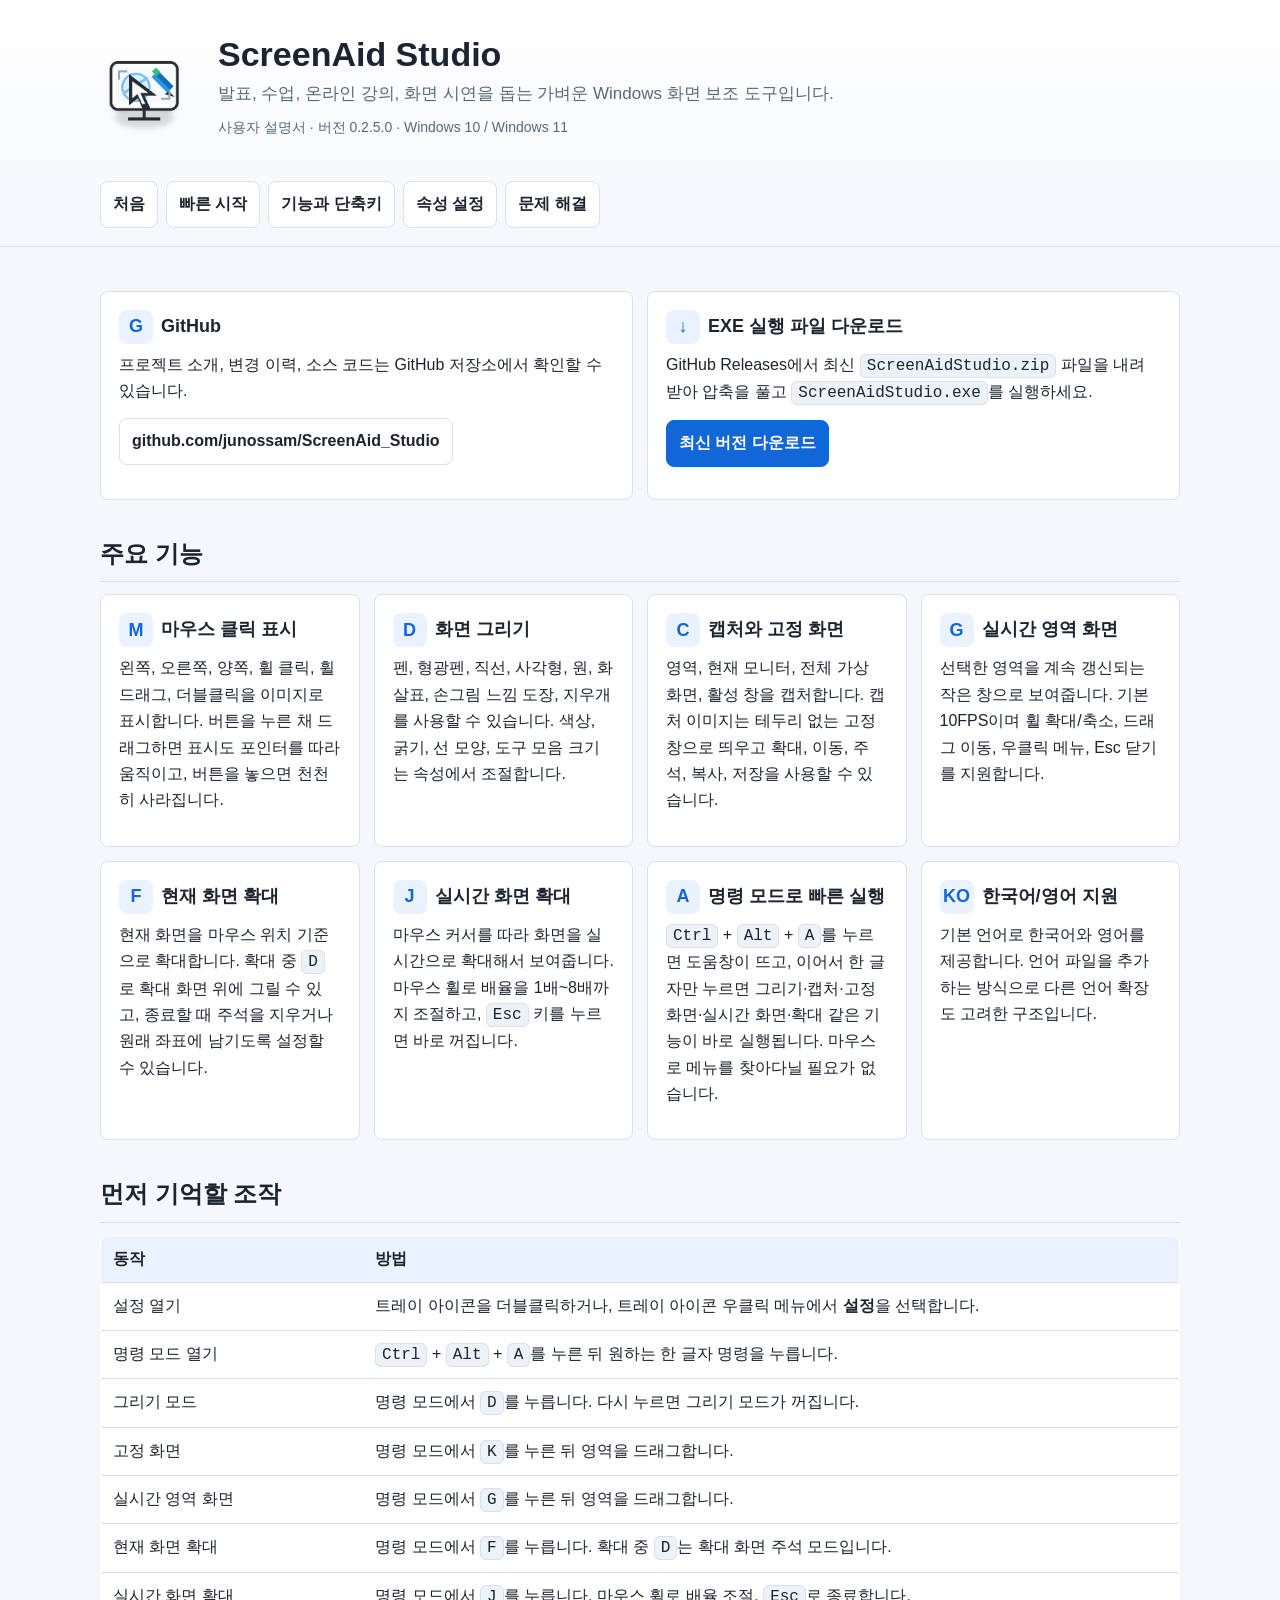
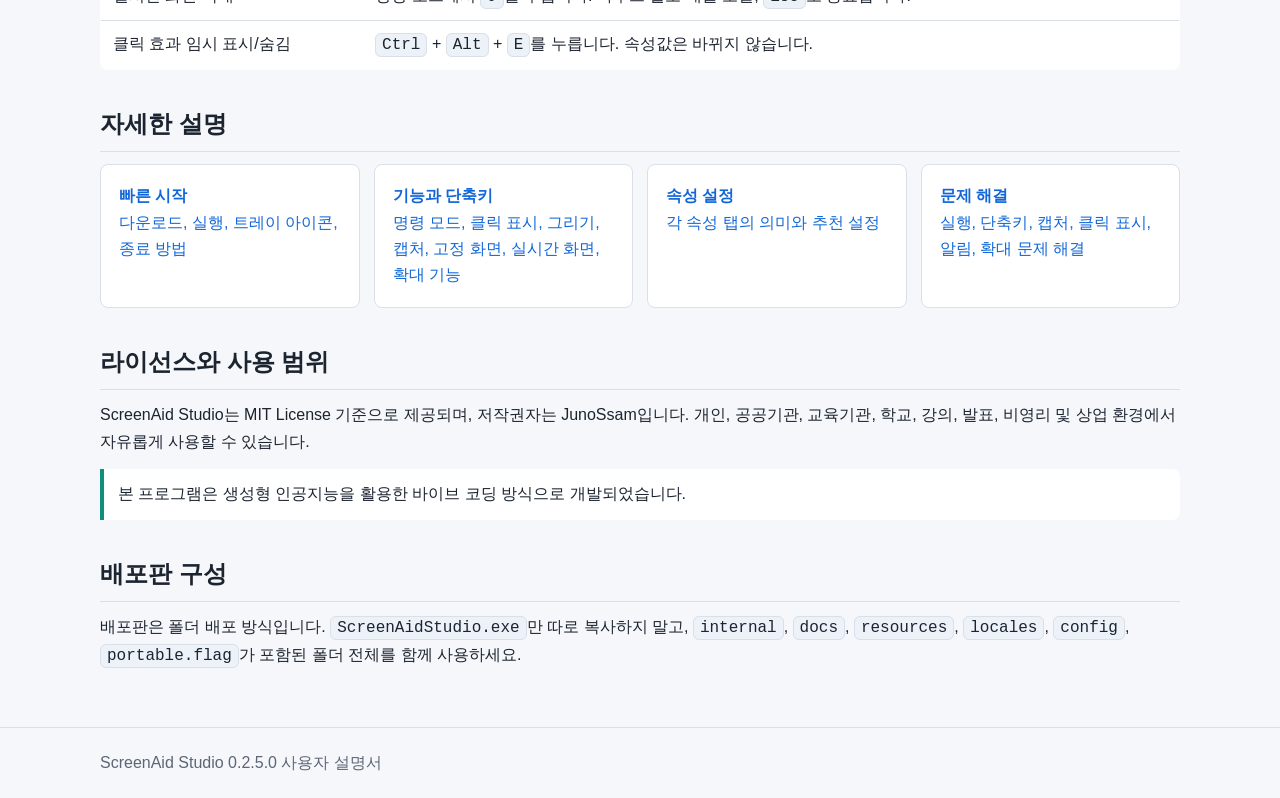
<file: docs/user_manual.html>
<!doctype html>
<html lang="ko">
<head>
  <meta charset="utf-8">
  <meta name="viewport" content="width=device-width, initial-scale=1">
  <title>ScreenAid Studio 사용자 설명서</title>
  <link rel="stylesheet" href="manual.css">
</head>
<body>
  <header>
    <div class="shell">
      <section class="hero">
        <img src="../resources/tray_icon_preview.png" alt="ScreenAid Studio 아이콘">
        <div>
          <h1>ScreenAid Studio</h1>
          <p class="lead">발표, 수업, 온라인 강의, 화면 시연을 돕는 가벼운 Windows 화면 보조 도구입니다.</p>
          <p class="version">사용자 설명서 · 버전 0.2.5.0 · Windows 10 / Windows 11</p>
        </div>
      </section>
      <nav aria-label="문서 메뉴">
        <a href="user_manual.html">처음</a>
        <a href="manual_quick_start.html">빠른 시작</a>
        <a href="manual_features_shortcuts.html">기능과 단축키</a>
        <a href="manual_settings.html">속성 설정</a>
        <a href="manual_troubleshooting.html">문제 해결</a>
      </nav>
    </div>
  </header>

  <main class="shell">
    <section class="download-box">
      <div class="card">
        <h3><span class="icon">G</span>GitHub</h3>
        <p>프로젝트 소개, 변경 이력, 소스 코드는 GitHub 저장소에서 확인할 수 있습니다.</p>
        <p><a class="button" href="https://github.com/junossam/ScreenAid_Studio">github.com/junossam/ScreenAid_Studio</a></p>
      </div>
      <div class="card">
        <h3><span class="icon">↓</span>EXE 실행 파일 다운로드</h3>
        <p>GitHub Releases에서 최신 <code>ScreenAidStudio.zip</code> 파일을 내려받아 압축을 풀고 <code>ScreenAidStudio.exe</code>를 실행하세요.</p>
        <p><a class="button primary" href="https://github.com/junossam/ScreenAid_Studio/releases">최신 버전 다운로드</a></p>
      </div>
    </section>

    <h2>주요 기능</h2>
    <div class="grid">
      <article class="card">
        <h3><span class="icon">M</span>마우스 클릭 표시</h3>
        <p>왼쪽, 오른쪽, 양쪽, 휠 클릭, 휠 드래그, 더블클릭을 이미지로 표시합니다. 버튼을 누른 채 드래그하면 표시도 포인터를 따라 움직이고, 버튼을 놓으면 천천히 사라집니다.</p>
      </article>
      <article class="card">
        <h3><span class="icon">D</span>화면 그리기</h3>
        <p>펜, 형광펜, 직선, 사각형, 원, 화살표, 손그림 느낌 도장, 지우개를 사용할 수 있습니다. 색상, 굵기, 선 모양, 도구 모음 크기는 속성에서 조절합니다.</p>
      </article>
      <article class="card">
        <h3><span class="icon">C</span>캡처와 고정 화면</h3>
        <p>영역, 현재 모니터, 전체 가상 화면, 활성 창을 캡처합니다. 캡처 이미지는 테두리 없는 고정 창으로 띄우고 확대, 이동, 주석, 복사, 저장을 사용할 수 있습니다.</p>
      </article>
      <article class="card">
        <h3><span class="icon">G</span>실시간 영역 화면</h3>
        <p>선택한 영역을 계속 갱신되는 작은 창으로 보여줍니다. 기본 10FPS이며 휠 확대/축소, 드래그 이동, 우클릭 메뉴, Esc 닫기를 지원합니다.</p>
      </article>
      <article class="card">
        <h3><span class="icon">F</span>현재 화면 확대</h3>
        <p>현재 화면을 마우스 위치 기준으로 확대합니다. 확대 중 <kbd>D</kbd>로 확대 화면 위에 그릴 수 있고, 종료할 때 주석을 지우거나 원래 좌표에 남기도록 설정할 수 있습니다.</p>
      </article>
      <article class="card">
        <h3><span class="icon">J</span>실시간 화면 확대</h3>
        <p>마우스 커서를 따라 화면을 실시간으로 확대해서 보여줍니다. 마우스 휠로 배율을 1배~8배까지 조절하고, <kbd>Esc</kbd> 키를 누르면 바로 꺼집니다.</p>
      </article>
      <article class="card">
        <h3><span class="icon">A</span>명령 모드로 빠른 실행</h3>
        <p><kbd>Ctrl</kbd> + <kbd>Alt</kbd> + <kbd>A</kbd>를 누르면 도움창이 뜨고, 이어서 한 글자만 누르면 그리기·캡처·고정 화면·실시간 화면·확대 같은 기능이 바로 실행됩니다. 마우스로 메뉴를 찾아다닐 필요가 없습니다.</p>
      </article>
      <article class="card">
        <h3><span class="icon">KO</span>한국어/영어 지원</h3>
        <p>기본 언어로 한국어와 영어를 제공합니다. 언어 파일을 추가하는 방식으로 다른 언어 확장도 고려한 구조입니다.</p>
      </article>
    </div>

    <h2>먼저 기억할 조작</h2>
    <table>
      <thead><tr><th>동작</th><th>방법</th></tr></thead>
      <tbody>
        <tr><td>설정 열기</td><td>트레이 아이콘을 더블클릭하거나, 트레이 아이콘 우클릭 메뉴에서 <strong>설정</strong>을 선택합니다.</td></tr>
        <tr><td>명령 모드 열기</td><td><kbd>Ctrl</kbd> + <kbd>Alt</kbd> + <kbd>A</kbd>를 누른 뒤 원하는 한 글자 명령을 누릅니다.</td></tr>
        <tr><td>그리기 모드</td><td>명령 모드에서 <kbd>D</kbd>를 누릅니다. 다시 누르면 그리기 모드가 꺼집니다.</td></tr>
        <tr><td>고정 화면</td><td>명령 모드에서 <kbd>K</kbd>를 누른 뒤 영역을 드래그합니다.</td></tr>
        <tr><td>실시간 영역 화면</td><td>명령 모드에서 <kbd>G</kbd>를 누른 뒤 영역을 드래그합니다.</td></tr>
        <tr><td>현재 화면 확대</td><td>명령 모드에서 <kbd>F</kbd>를 누릅니다. 확대 중 <kbd>D</kbd>는 확대 화면 주석 모드입니다.</td></tr>
        <tr><td>실시간 화면 확대</td><td>명령 모드에서 <kbd>J</kbd>를 누릅니다. 마우스 휠로 배율 조절, <kbd>Esc</kbd>로 종료합니다.</td></tr>
        <tr><td>클릭 효과 임시 표시/숨김</td><td><kbd>Ctrl</kbd> + <kbd>Alt</kbd> + <kbd>E</kbd>를 누릅니다. 속성값은 바뀌지 않습니다.</td></tr>
      </tbody>
    </table>

    <h2>자세한 설명</h2>
    <div class="grid">
      <a class="card" href="manual_quick_start.html"><strong>빠른 시작</strong><br>다운로드, 실행, 트레이 아이콘, 종료 방법</a>
      <a class="card" href="manual_features_shortcuts.html"><strong>기능과 단축키</strong><br>명령 모드, 클릭 표시, 그리기, 캡처, 고정 화면, 실시간 화면, 확대 기능</a>
      <a class="card" href="manual_settings.html"><strong>속성 설정</strong><br>각 속성 탭의 의미와 추천 설정</a>
      <a class="card" href="manual_troubleshooting.html"><strong>문제 해결</strong><br>실행, 단축키, 캡처, 클릭 표시, 알림, 확대 문제 해결</a>
    </div>

    <h2>라이선스와 사용 범위</h2>
    <p>ScreenAid Studio는 MIT License 기준으로 제공되며, 저작권자는 JunoSsam입니다. 개인, 공공기관, 교육기관, 학교, 강의, 발표, 비영리 및 상업 환경에서 자유롭게 사용할 수 있습니다.</p>
    <p class="note">본 프로그램은 생성형 인공지능을 활용한 바이브 코딩 방식으로 개발되었습니다.</p>

    <h2>배포판 구성</h2>
    <p>배포판은 폴더 배포 방식입니다. <code>ScreenAidStudio.exe</code>만 따로 복사하지 말고, <code>internal</code>, <code>docs</code>, <code>resources</code>, <code>locales</code>, <code>config</code>, <code>portable.flag</code>가 포함된 폴더 전체를 함께 사용하세요.</p>
  </main>

  <footer>
    <div class="shell">ScreenAid Studio 0.2.5.0 사용자 설명서</div>
  </footer>
</body>
</html>
</file>
<file: docs/manual.css>
:root {
  color-scheme: light dark;
  --bg: #f5f7fb;
  --fg: #1c2430;
  --muted: #5c6675;
  --panel: #ffffff;
  --line: #d9e0ea;
  --accent: #1267d8;
  --accent-2: #0f8f7b;
  --soft: #eaf2ff;
  --code: #edf2f8;
}

@media (prefers-color-scheme: dark) {
  :root {
    --bg: #11161d;
    --fg: #eef3fa;
    --muted: #a9b3c2;
    --panel: #1b232e;
    --line: #303a47;
    --accent: #78b7ff;
    --accent-2: #6ee3ce;
    --soft: #17283d;
    --code: #252f3b;
  }
}

* { box-sizing: border-box; }

body {
  margin: 0;
  background: var(--bg);
  color: var(--fg);
  font-family: "Segoe UI", "Malgun Gothic", Arial, sans-serif;
  line-height: 1.65;
}

a { color: var(--accent); text-decoration: none; }
a:hover { text-decoration: underline; }

.shell {
  width: min(1080px, calc(100% - 32px));
  margin: 0 auto;
}

header {
  background: linear-gradient(180deg, var(--panel), var(--bg));
  border-bottom: 1px solid var(--line);
}

.hero {
  display: grid;
  grid-template-columns: 96px 1fr;
  gap: 22px;
  align-items: center;
  padding: 34px 0 28px;
}

.hero img {
  width: 88px;
  height: 88px;
}

h1 {
  margin: 0 0 6px;
  font-size: 34px;
  line-height: 1.18;
}

h2 {
  margin: 34px 0 12px;
  font-size: 24px;
  border-bottom: 1px solid var(--line);
  padding-bottom: 8px;
}

h3 {
  margin: 22px 0 8px;
  font-size: 18px;
}

p { margin: 8px 0 14px; }
.lead { color: var(--muted); font-size: 17px; margin: 0; }
.version { color: var(--muted); font-size: 14px; }

nav {
  display: flex;
  flex-wrap: wrap;
  gap: 8px;
  padding: 0 0 18px;
}

nav a, .button {
  display: inline-flex;
  align-items: center;
  gap: 8px;
  border: 1px solid var(--line);
  background: var(--panel);
  color: var(--fg);
  padding: 9px 12px;
  border-radius: 8px;
  font-weight: 600;
}

.button.primary {
  background: var(--accent);
  border-color: var(--accent);
  color: #fff;
}

main { padding: 26px 0 44px; }

.grid {
  display: grid;
  grid-template-columns: repeat(auto-fit, minmax(230px, 1fr));
  gap: 14px;
}

.card {
  background: var(--panel);
  border: 1px solid var(--line);
  border-radius: 8px;
  padding: 18px;
}

.card h3 { margin-top: 0; }

.icon {
  display: inline-grid;
  place-items: center;
  width: 34px;
  height: 34px;
  border-radius: 8px;
  background: var(--soft);
  color: var(--accent);
  font-weight: 800;
  margin-right: 8px;
}

.download-box {
  display: grid;
  grid-template-columns: repeat(auto-fit, minmax(260px, 1fr));
  gap: 14px;
  margin-top: 18px;
}

.preview {
  max-width: 100%;
  border: 1px solid var(--line);
  border-radius: 8px;
  background: var(--panel);
  padding: 10px;
}

table {
  width: 100%;
  border-collapse: collapse;
  background: var(--panel);
  border: 1px solid var(--line);
  border-radius: 8px;
  overflow: hidden;
}

th, td {
  border-bottom: 1px solid var(--line);
  padding: 10px 12px;
  text-align: left;
  vertical-align: top;
}

th { background: var(--soft); }
tr:last-child td { border-bottom: 0; }

kbd, code {
  background: var(--code);
  border: 1px solid var(--line);
  border-radius: 6px;
  padding: 2px 6px;
  font-family: Consolas, "Segoe UI", monospace;
}

.note {
  border-left: 4px solid var(--accent-2);
  background: var(--panel);
  padding: 12px 14px;
  border-radius: 0 8px 8px 0;
}

footer {
  color: var(--muted);
  border-top: 1px solid var(--line);
  padding: 22px 0 34px;
}

@media (max-width: 620px) {
  .hero { grid-template-columns: 1fr; }
  .hero img { width: 72px; height: 72px; }
  h1 { font-size: 28px; }
}
</file>
